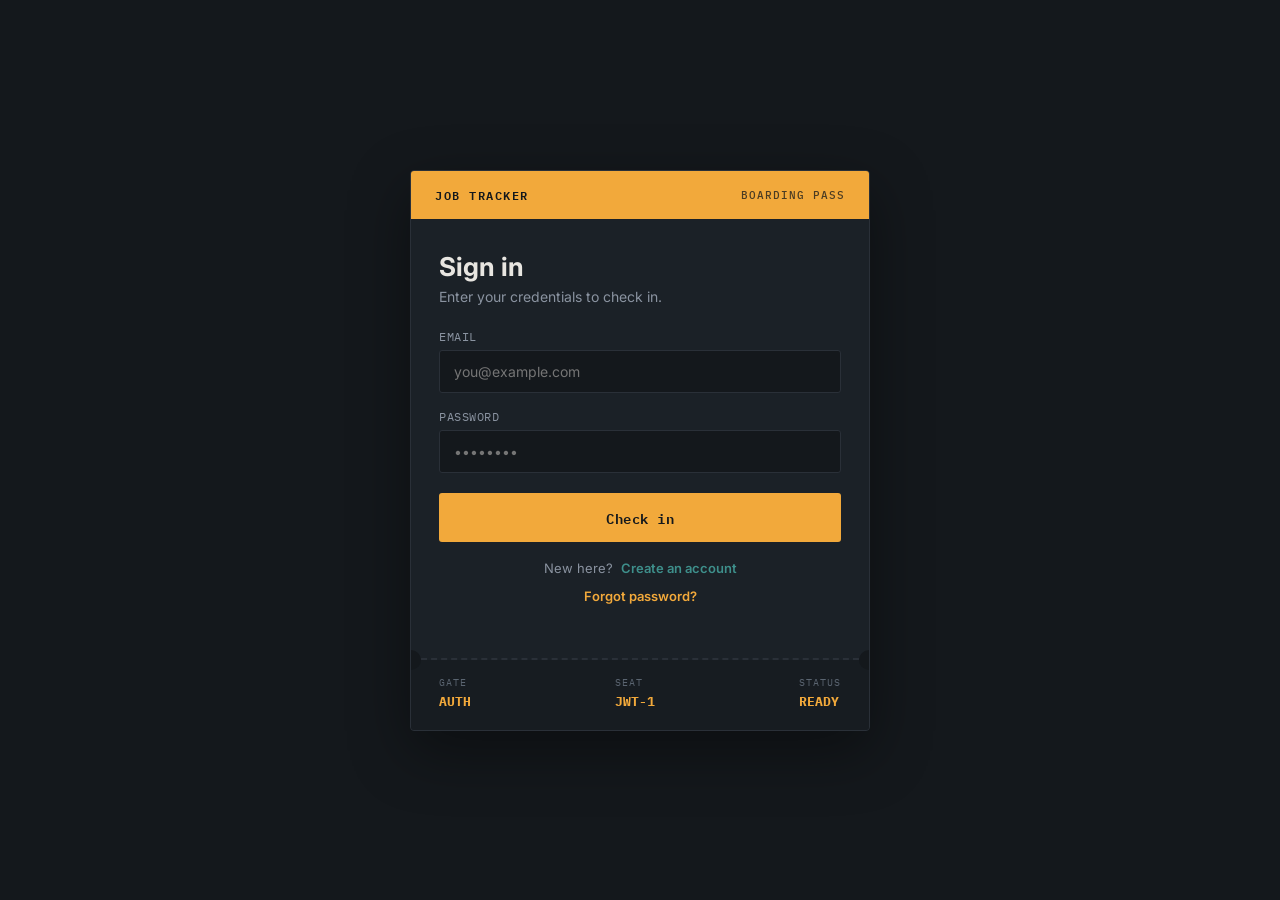
<file: index.html>
<!DOCTYPE html>
<html lang="en">
<head>
<meta charset="UTF-8">
<meta name="viewport" content="width=device-width, initial-scale=1.0">
<title>JobTracker — Boarding</title>
<link rel="preconnect" href="https://fonts.googleapis.com">
<link href="https://fonts.googleapis.com/css2?family=IBM+Plex+Mono:wght@400;500;600&family=Inter:wght@400;500;600;700&display=swap" rel="stylesheet">
<link rel="stylesheet" href="style.css">
</head>
<body>

<div class="auth-wrap">
  <div class="boarding-pass">
    <div class="bp-header">
      <span class="bp-eyebrow">JOB TRACKER</span>
      <span class="bp-flight">BOARDING PASS</span>
    </div>

    <div class="bp-body">
      <h1 id="formTitle">Sign in</h1>
      <p class="bp-sub" id="formSub">Enter your credentials to check in.</p>

      <form id="authForm">
        <div class="field" id="nameField" style="display:none;">
          <label>Passenger name</label>
          <input type="text" id="nameInput" placeholder="Your name">
        </div>

        <div class="field">
          <label>Email</label>
          <input type="email" id="emailInput" placeholder="you@example.com" required>
        </div>

        <div class="field">
          <label>Password</label>
          <input type="password" id="passwordInput" placeholder="••••••••" required>
        </div>

        <button type="submit" class="btn-primary" id="submitBtn">Check in</button>
      </form>

      <p class="switch-mode">
        <span id="switchText">New here?</span>
        <a href="#" id="switchLink">Create an account</a>
      </p>

      <p class="forgot-password">
        <a href="forgot-password.html">Forgot password?</a>
      </p>

      <p class="error-msg" id="errorMsg"></p>
    </div>

    <div class="bp-perforation"></div>

    <div class="bp-stub">
      <div class="stub-row"><span>GATE</span><strong>AUTH</strong></div>
      <div class="stub-row"><span>SEAT</span><strong>JWT-1</strong></div>
      <div class="stub-row"><span>STATUS</span><strong id="stubStatus">READY</strong></div>
    </div>
  </div>
</div>

<script src="app.js"></script>
</body>
</html>
</file>
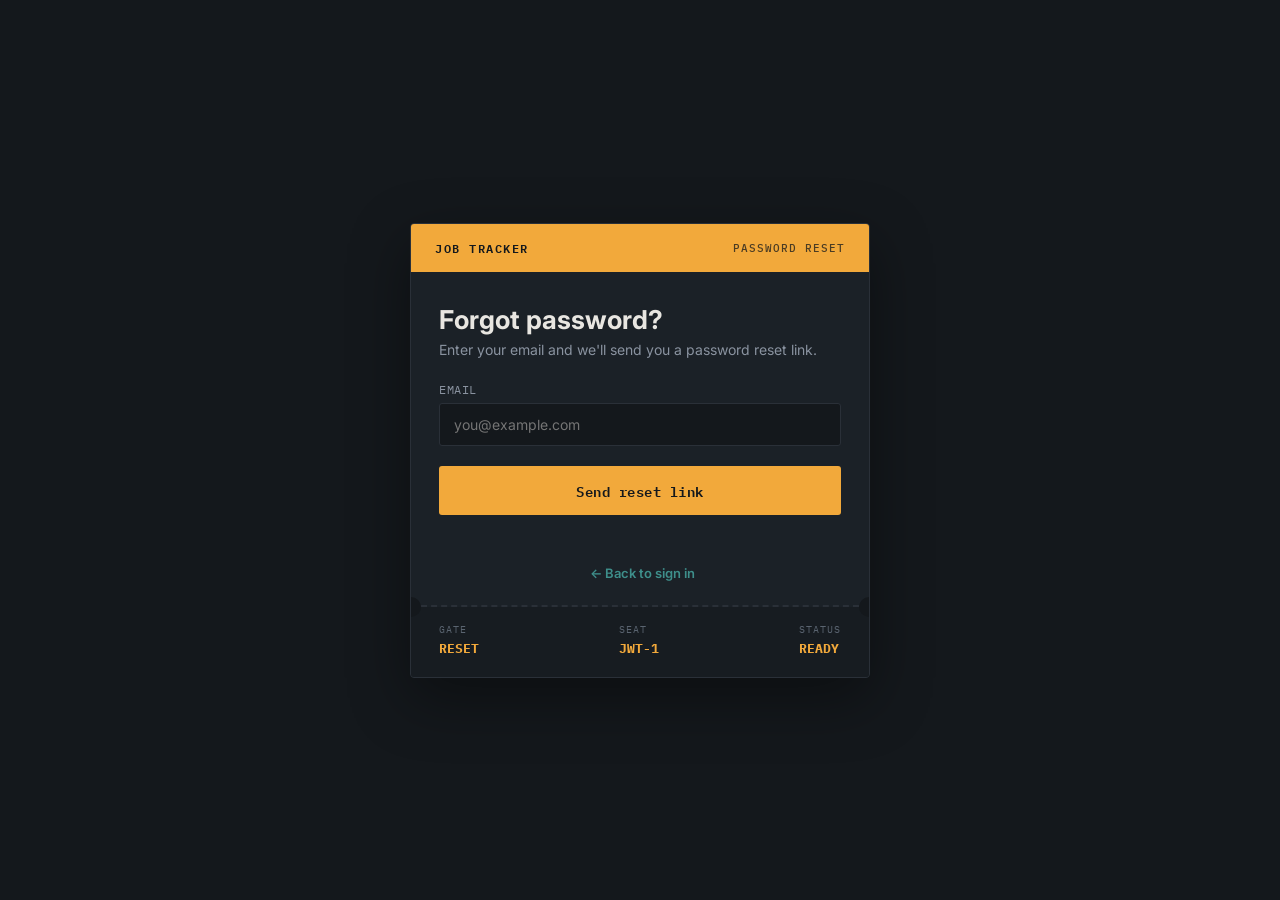
<file: forgot-password.html>
<!DOCTYPE html>
<html lang="en">

<head>
    <meta charset="UTF-8">
    <meta name="viewport" content="width=device-width, initial-scale=1.0">

    <title>JobTracker — Forgot Password</title>

    <link rel="preconnect" href="https://fonts.googleapis.com">

    <link
        href="https://fonts.googleapis.com/css2?family=IBM+Plex+Mono:wght@400;500;600&family=Inter:wght@400;500;600;700&display=swap"
        rel="stylesheet">

    <link rel="stylesheet" href="style.css">
</head>

<body>

<div class="auth-wrap">

    <div class="boarding-pass">

        <div class="bp-header">
            <span class="bp-eyebrow">JOB TRACKER</span>
            <span class="bp-flight">PASSWORD RESET</span>
        </div>

        <div class="bp-body">

            <h1>Forgot password?</h1>

            <p class="bp-sub">
                Enter your email and we'll send you a password reset link.
            </p>

            <form id="forgotForm">

                <div class="field">

                    <label>Email</label>

                    <input
                        type="email"
                        id="emailInput"
                        placeholder="you@example.com"
                        required
                    >

                </div>

                <button
                    type="submit"
                    class="btn-primary"
                    id="submitBtn"
                >
                    Send reset link
                </button>

            </form>

            <p class="forgot-message" id="message"></p>

            <p class="switch-mode">
                <a href="index.html">← Back to sign in</a>
            </p>

        </div>

        <div class="bp-perforation"></div>

        <div class="bp-stub">

            <div class="stub-row">
                <span>GATE</span>
                <strong>RESET</strong>
            </div>

            <div class="stub-row">
                <span>SEAT</span>
                <strong>JWT-1</strong>
            </div>

            <div class="stub-row">
                <span>STATUS</span>
                <strong id="stubStatus">READY</strong>
            </div>

        </div>

    </div>

</div>

<script src="forgot-password.js"></script>

</body>
</html>
</file>
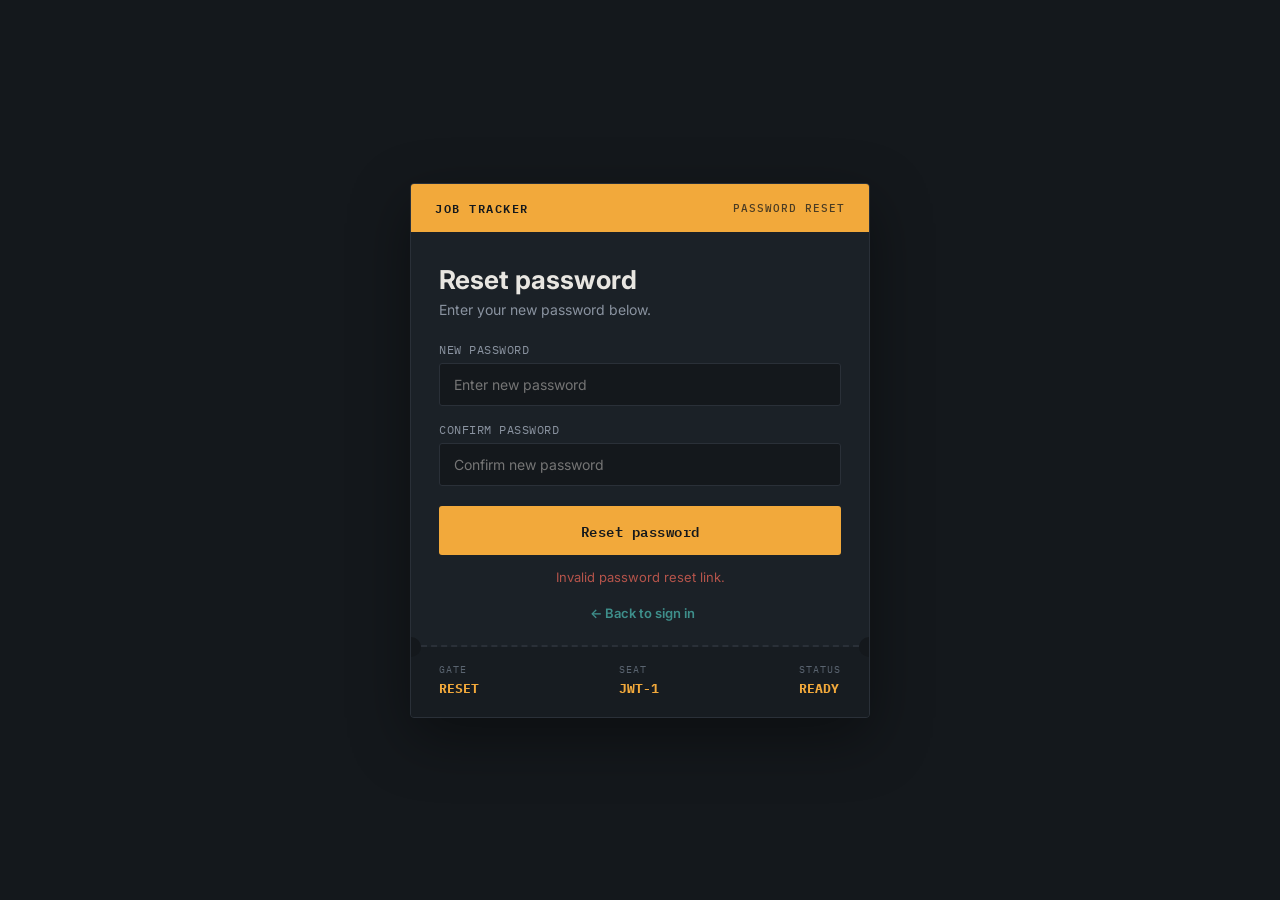
<file: reset-password.html>
<!DOCTYPE html>
<html lang="en">

<head>
    <meta charset="UTF-8">
    <meta name="viewport" content="width=device-width, initial-scale=1.0">

    <title>JobTracker — Reset Password</title>

    <link rel="preconnect" href="https://fonts.googleapis.com">

    <link
        href="https://fonts.googleapis.com/css2?family=IBM+Plex+Mono:wght@400;500;600&family=Inter:wght@400;500;600;700&display=swap"
        rel="stylesheet">

    <link rel="stylesheet" href="style.css">
</head>

<body>

<div class="auth-wrap">

    <div class="boarding-pass">

        <div class="bp-header">
            <span class="bp-eyebrow">JOB TRACKER</span>
            <span class="bp-flight">PASSWORD RESET</span>
        </div>

        <div class="bp-body">

            <h1>Reset password</h1>

            <p class="bp-sub">
                Enter your new password below.
            </p>

            <form id="resetForm">

                <div class="field">

                    <label>New password</label>

                    <input
                        type="password"
                        id="passwordInput"
                        placeholder="Enter new password"
                        required
                    >

                </div>

                <div class="field">

                    <label>Confirm password</label>

                    <input
                        type="password"
                        id="confirmPasswordInput"
                        placeholder="Confirm new password"
                        required
                    >

                </div>

                <button
                    type="submit"
                    class="btn-primary"
                    id="submitBtn"
                >
                    Reset password
                </button>

            </form>

            <p class="forgot-message" id="message"></p>

            <p class="switch-mode">
                <a href="index.html">← Back to sign in</a>
            </p>

        </div>

        <div class="bp-perforation"></div>

        <div class="bp-stub">

            <div class="stub-row">
                <span>GATE</span>
                <strong>RESET</strong>
            </div>

            <div class="stub-row">
                <span>SEAT</span>
                <strong>JWT-1</strong>
            </div>

            <div class="stub-row">
                <span>STATUS</span>
                <strong id="stubStatus">READY</strong>
            </div>

        </div>

    </div>

</div>

<script src="reset-password.js"></script>

</body>
</html>
</file>
<file: style.css>
* {
  margin: 0;
  padding: 0;
  box-sizing: border-box;
}

body {
  background: #14181C;
  font-family: 'Inter', sans-serif;
  color: #E8E6E1;
  min-height: 100vh;
  display: flex;
  align-items: center;
  justify-content: center;
  padding: 24px;
}

.auth-wrap {
  width: 100%;
  display: flex;
  justify-content: center;
}

.boarding-pass {
  width: 100%;
  max-width: 460px;
  background: #1B2127;
  border: 1px solid #2A3038;
  border-radius: 4px;
  overflow: hidden;
  display: flex;
  flex-direction: column;
  box-shadow: 0 20px 60px rgba(0,0,0,0.4);
}

.bp-header {
  background: #F2A93B;
  color: #14181C;
  padding: 14px 24px;
  display: flex;
  justify-content: space-between;
  align-items: center;
  font-family: 'IBM Plex Mono', monospace;
}

.bp-eyebrow {
  font-size: 12px;
  font-weight: 600;
  letter-spacing: 1.5px;
}

.bp-flight {
  font-size: 11px;
  font-weight: 500;
  letter-spacing: 1px;
  opacity: 0.75;
}

.bp-body {
  padding: 32px 28px 24px;
}

.bp-body h1 {
  font-size: 26px;
  font-weight: 700;
  margin-bottom: 6px;
}

.bp-sub {
  font-size: 14px;
  color: #8A93A0;
  margin-bottom: 24px;
}

.field {
  margin-bottom: 16px;
}

.field label {
  display: block;
  font-size: 12px;
  font-family: 'IBM Plex Mono', monospace;
  letter-spacing: 0.5px;
  color: #8A93A0;
  margin-bottom: 6px;
  text-transform: uppercase;
}

.field input {
  width: 100%;
  padding: 12px 14px;
  background: #14181C;
  border: 1px solid #2A3038;
  border-radius: 3px;
  color: #E8E6E1;
  font-size: 14px;
  font-family: 'Inter', sans-serif;
  outline: none;
  transition: border-color 0.2s ease;
}

.field input:focus {
  border-color: #F2A93B;
}

.btn-primary {
  width: 100%;
  padding: 13px;
  background: #F2A93B;
  color: #14181C;
  border: none;
  border-radius: 3px;
  font-size: 14px;
  font-weight: 600;
  font-family: 'IBM Plex Mono', monospace;
  letter-spacing: 0.5px;
  cursor: pointer;
  margin-top: 4px;
  transition: background 0.2s ease, transform 0.1s ease;
}

.btn-primary:hover {
  background: #FFC266;
}

.btn-primary:active {
  transform: scale(0.98);
}

.switch-mode {
  text-align: center;
  margin-top: 18px;
  font-size: 13px;
  color: #8A93A0;
}

.switch-mode a {
  color: #3E8F8B;
  text-decoration: none;
  font-weight: 600;
  margin-left: 4px;
}

.switch-mode a:hover {
  text-decoration: underline;
}

.error-msg {
  margin-top: 14px;
  font-size: 13px;
  color: #B5544B;
  text-align: center;
  min-height: 16px;
}

.bp-perforation {
  position: relative;
  height: 1px;
  border-top: 2px dashed #2A3038;
  margin: 0 0;
}

.bp-perforation::before,
.bp-perforation::after {
  content: "";
  position: absolute;
  top: -10px;
  width: 20px;
  height: 20px;
  background: #14181C;
  border-radius: 50%;
}

.bp-perforation::before { left: -10px; }
.bp-perforation::after { right: -10px; }

.bp-stub {
  background: #171C21;
  padding: 16px 28px 20px;
  display: flex;
  justify-content: space-between;
  font-family: 'IBM Plex Mono', monospace;
}

.stub-row {
  display: flex;
  flex-direction: column;
  gap: 4px;
}

.stub-row span {
  font-size: 10px;
  color: #5A6470;
  letter-spacing: 1px;
}

.stub-row strong {
  font-size: 13px;
  color: #F2A93B;
}
.forgot-password {
  text-align: center;
  margin-top: 12px;
  font-size: 13px;
}

.forgot-password a {
  color: #F2A93B;
  text-decoration: none;
  font-weight: 600;
}

.forgot-password a:hover {
  text-decoration: underline;
}

.forgot-message {
    margin-top: 14px;
    font-size: 13px;
    text-align: center;
    min-height: 18px;
}
</file>
